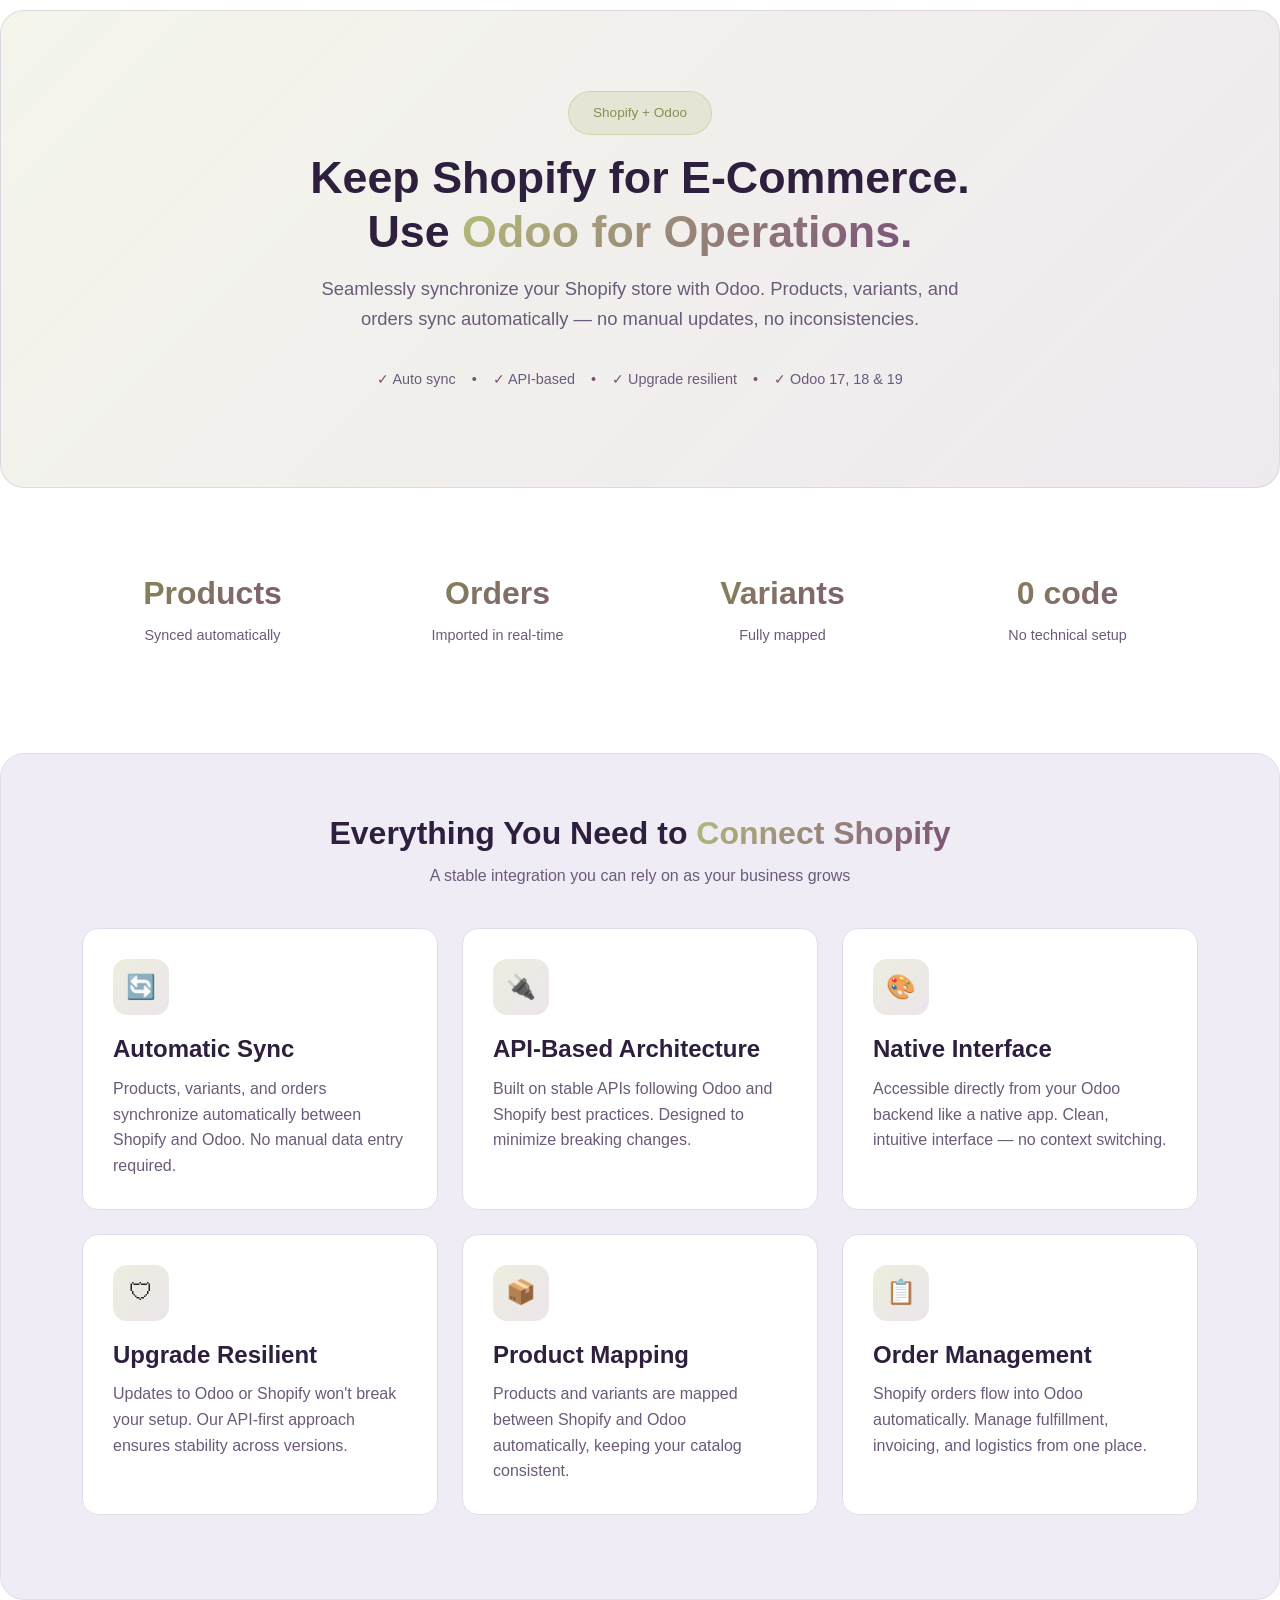
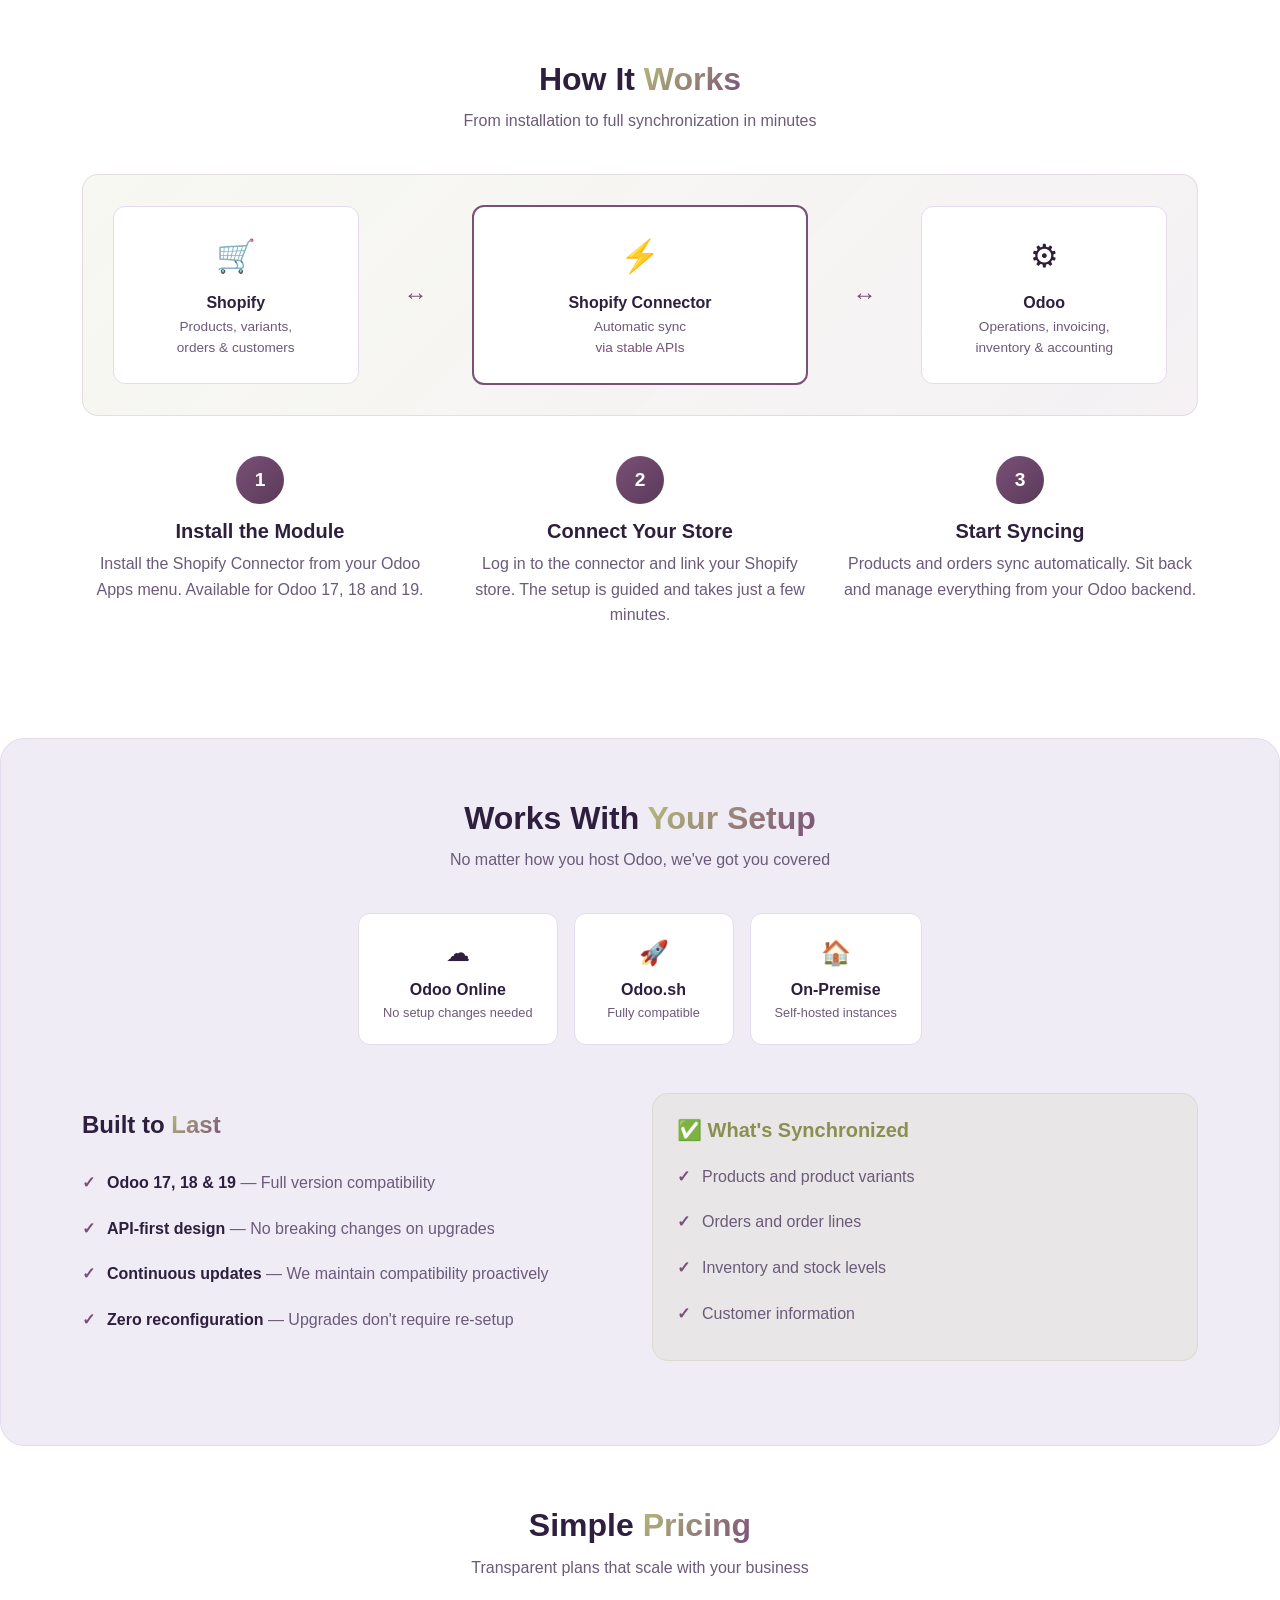
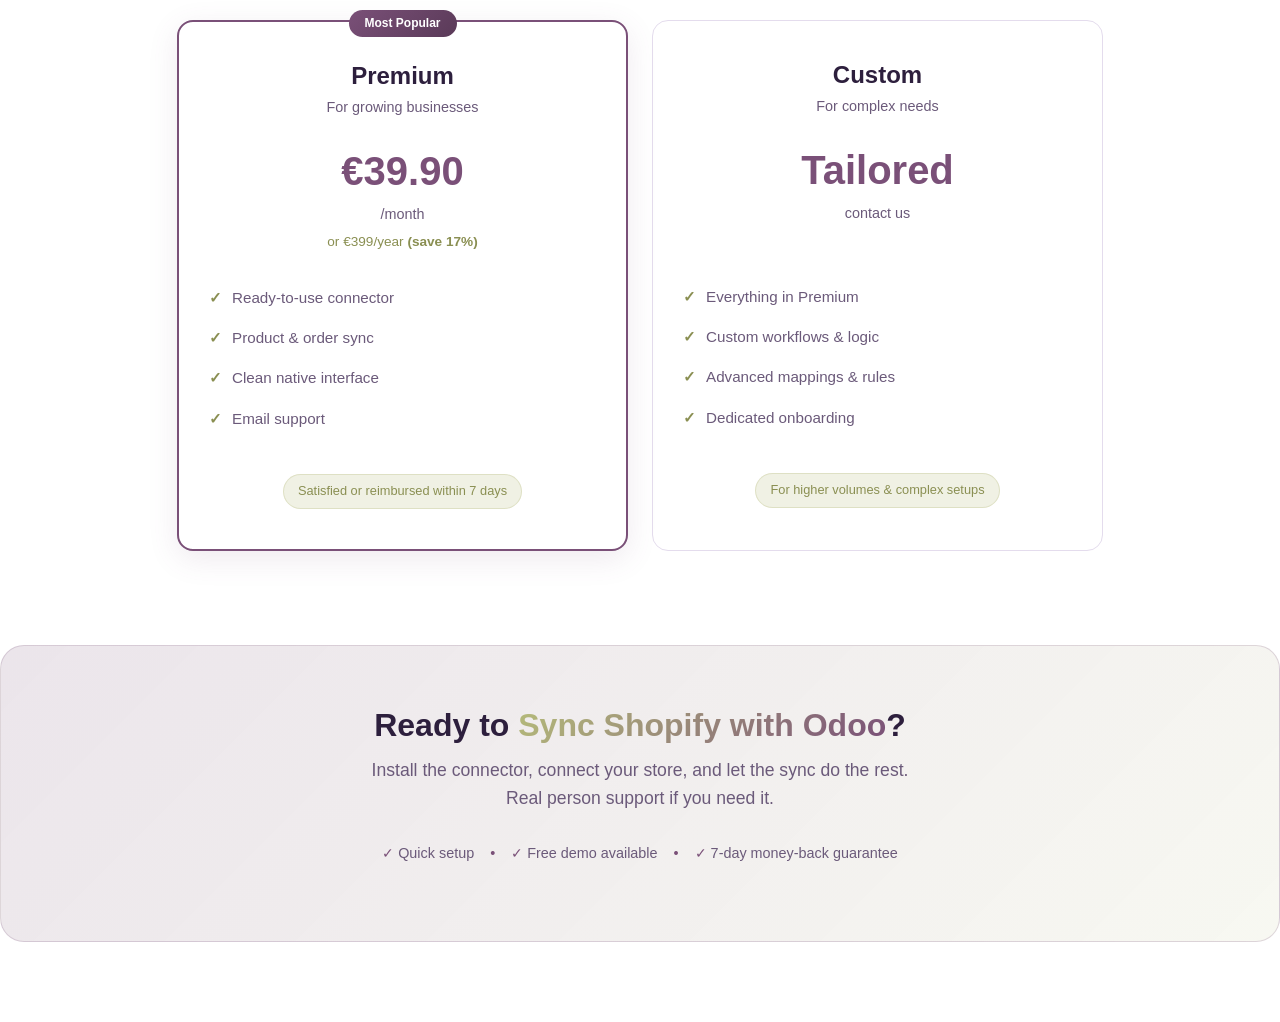
<file: shopify_connector_extenction/static/description/index.html>
<!DOCTYPE html>
<html lang="en">
<head>
    <meta charset="utf-8">
    <meta name="viewport" content="width=device-width, initial-scale=1">
    <title>Shopify Connector — Sync Shopify with Odoo</title>
    <link href="https://cdn.jsdelivr.net/npm/bootstrap@5.3.2/dist/css/bootstrap.min.css" rel="stylesheet">
</head>
<body style="font-family: -apple-system, BlinkMacSystemFont, 'Segoe UI', Roboto, Oxygen, Ubuntu, Cantarell, sans-serif; color: #2d1f3d; line-height: 1.6; margin: 0; padding: 0;">

    <!-- Hero Section -->
    <section style="background: linear-gradient(135deg, rgba(181,187,122,0.15) 0%, rgba(122,80,120,0.12) 100%); border: 1px solid rgba(122,80,120,0.15); padding: 80px 20px; border-radius: 24px; margin-top: 10px; text-align: center; overflow: hidden; position: relative;">
        <div style="position: relative; z-index: 1;">
            <div>
                <span style="font-size: 0.85rem; padding: 10px 24px; background-color: rgba(181,187,122,0.2); border: 1px solid rgba(181,187,122,0.4); border-radius: 50px; display: inline-block; font-weight: 500; color: #8a8f52; margin-bottom: 16px;">
                    Shopify + Odoo
                </span>
            </div>
            <h1 style="font-size: 2.8rem; font-weight: 800; margin-bottom: 16px; color: #2d1f3d;">
                Keep Shopify for E-Commerce.<br/>Use <span style="background: linear-gradient(135deg, #b5bb7a 0%, #7a5078 100%); -webkit-background-clip: text; -webkit-text-fill-color: transparent; background-clip: text;">Odoo for Operations.</span>
            </h1>
            <p style="font-size: 1.15rem; max-width: 650px; margin: 0 auto; color: #6b5a7a;">
                Seamlessly synchronize your Shopify store with Odoo. Products, variants, and orders sync automatically
                — no manual updates, no inconsistencies.
            </p>
            <div style="margin-top: 35px; font-size: 0.9rem; color: #6b5a7a;">
                <p>
                    <span style="color: #7a5078;">&#10003;</span> Auto sync &nbsp;&nbsp;
                    <span style="color: #7a5078;">&#8226;</span> &nbsp;&nbsp;
                    <span style="color: #7a5078;">&#10003;</span> API-based &nbsp;&nbsp;
                    <span style="color: #7a5078;">&#8226;</span> &nbsp;&nbsp;
                    <span style="color: #7a5078;">&#10003;</span> Upgrade resilient &nbsp;&nbsp;
                    <span style="color: #7a5078;">&#8226;</span> &nbsp;&nbsp;
                    <span style="color: #7a5078;">&#10003;</span> Odoo 17, 18 &amp; 19
                </p>
            </div>
        </div>
    </section>

    <!-- Stats Section -->
    <section style="padding: 60px 20px;">
        <div class="container">
            <div class="row text-center">
                <div class="col-md-3 col-sm-6 mb-3">
                    <div style="padding: 20px;">
                        <div style="font-size: 2rem; font-weight: 800; background: linear-gradient(135deg, #8a8f52 0%, #7a5078 100%); -webkit-background-clip: text; -webkit-text-fill-color: transparent; background-clip: text;">Products</div>
                        <div style="color: #6b5a7a; font-size: 0.9rem; margin-top: 5px;">Synced automatically</div>
                    </div>
                </div>
                <div class="col-md-3 col-sm-6 mb-3">
                    <div style="padding: 20px;">
                        <div style="font-size: 2rem; font-weight: 800; background: linear-gradient(135deg, #8a8f52 0%, #7a5078 100%); -webkit-background-clip: text; -webkit-text-fill-color: transparent; background-clip: text;">Orders</div>
                        <div style="color: #6b5a7a; font-size: 0.9rem; margin-top: 5px;">Imported in real-time</div>
                    </div>
                </div>
                <div class="col-md-3 col-sm-6 mb-3">
                    <div style="padding: 20px;">
                        <div style="font-size: 2rem; font-weight: 800; background: linear-gradient(135deg, #8a8f52 0%, #7a5078 100%); -webkit-background-clip: text; -webkit-text-fill-color: transparent; background-clip: text;">Variants</div>
                        <div style="color: #6b5a7a; font-size: 0.9rem; margin-top: 5px;">Fully mapped</div>
                    </div>
                </div>
                <div class="col-md-3 col-sm-6 mb-3">
                    <div style="padding: 20px;">
                        <div style="font-size: 2rem; font-weight: 800; background: linear-gradient(135deg, #8a8f52 0%, #7a5078 100%); -webkit-background-clip: text; -webkit-text-fill-color: transparent; background-clip: text;">0 code</div>
                        <div style="color: #6b5a7a; font-size: 0.9rem; margin-top: 5px;">No technical setup</div>
                    </div>
                </div>
            </div>
        </div>
    </section>

    <!-- Features Section -->
    <section style="background-color: #f0ecf5; padding: 60px 30px; border-radius: 24px; margin-top: 10px; border: 1px solid #e4dced;">
        <div class="container">
            <h2 style="font-size: 2rem; font-weight: 700; margin-bottom: 10px; color: #2d1f3d; text-align: center;">
                Everything You Need to <span style="background: linear-gradient(135deg, #b5bb7a 0%, #7a5078 100%); -webkit-background-clip: text; -webkit-text-fill-color: transparent; background-clip: text;">Connect Shopify</span>
            </h2>
            <p style="color: #6b5a7a; max-width: 600px; margin: 0 auto 40px; text-align: center;">
                A stable integration you can rely on as your business grows
            </p>

            <div class="row">
                <div class="col-md-4 mb-4">
                    <div class="card h-100" style="border-radius: 16px; border: 1px solid #e4dced; background: #ffffff; padding: 30px;">
                        <div style="width: 56px; height: 56px; border-radius: 14px; background: linear-gradient(135deg, rgba(181,187,122,0.25) 0%, rgba(122,80,120,0.15) 100%); display: flex; align-items: center; justify-content: center; margin-bottom: 20px; font-size: 1.5rem;">&#128260;</div>
                        <h4 style="font-weight: 600; margin-bottom: 12px; color: #2d1f3d;">Automatic Sync</h4>
                        <p style="color: #6b5a7a; margin-bottom: 0;">
                            Products, variants, and orders synchronize automatically between Shopify and Odoo. No manual data entry required.
                        </p>
                    </div>
                </div>
                <div class="col-md-4 mb-4">
                    <div class="card h-100" style="border-radius: 16px; border: 1px solid #e4dced; background: #ffffff; padding: 30px;">
                        <div style="width: 56px; height: 56px; border-radius: 14px; background: linear-gradient(135deg, rgba(181,187,122,0.25) 0%, rgba(122,80,120,0.15) 100%); display: flex; align-items: center; justify-content: center; margin-bottom: 20px; font-size: 1.5rem;">&#128268;</div>
                        <h4 style="font-weight: 600; margin-bottom: 12px; color: #2d1f3d;">API-Based Architecture</h4>
                        <p style="color: #6b5a7a; margin-bottom: 0;">
                            Built on stable APIs following Odoo and Shopify best practices. Designed to minimize breaking changes.
                        </p>
                    </div>
                </div>
                <div class="col-md-4 mb-4">
                    <div class="card h-100" style="border-radius: 16px; border: 1px solid #e4dced; background: #ffffff; padding: 30px;">
                        <div style="width: 56px; height: 56px; border-radius: 14px; background: linear-gradient(135deg, rgba(181,187,122,0.25) 0%, rgba(122,80,120,0.15) 100%); display: flex; align-items: center; justify-content: center; margin-bottom: 20px; font-size: 1.5rem;">&#127912;</div>
                        <h4 style="font-weight: 600; margin-bottom: 12px; color: #2d1f3d;">Native Interface</h4>
                        <p style="color: #6b5a7a; margin-bottom: 0;">
                            Accessible directly from your Odoo backend like a native app. Clean, intuitive interface — no context switching.
                        </p>
                    </div>
                </div>
                <div class="col-md-4 mb-4">
                    <div class="card h-100" style="border-radius: 16px; border: 1px solid #e4dced; background: #ffffff; padding: 30px;">
                        <div style="width: 56px; height: 56px; border-radius: 14px; background: linear-gradient(135deg, rgba(181,187,122,0.25) 0%, rgba(122,80,120,0.15) 100%); display: flex; align-items: center; justify-content: center; margin-bottom: 20px; font-size: 1.5rem;">&#128737;</div>
                        <h4 style="font-weight: 600; margin-bottom: 12px; color: #2d1f3d;">Upgrade Resilient</h4>
                        <p style="color: #6b5a7a; margin-bottom: 0;">
                            Updates to Odoo or Shopify won't break your setup. Our API-first approach ensures stability across versions.
                        </p>
                    </div>
                </div>
                <div class="col-md-4 mb-4">
                    <div class="card h-100" style="border-radius: 16px; border: 1px solid #e4dced; background: #ffffff; padding: 30px;">
                        <div style="width: 56px; height: 56px; border-radius: 14px; background: linear-gradient(135deg, rgba(181,187,122,0.25) 0%, rgba(122,80,120,0.15) 100%); display: flex; align-items: center; justify-content: center; margin-bottom: 20px; font-size: 1.5rem;">&#128230;</div>
                        <h4 style="font-weight: 600; margin-bottom: 12px; color: #2d1f3d;">Product Mapping</h4>
                        <p style="color: #6b5a7a; margin-bottom: 0;">
                            Products and variants are mapped between Shopify and Odoo automatically, keeping your catalog consistent.
                        </p>
                    </div>
                </div>
                <div class="col-md-4 mb-4">
                    <div class="card h-100" style="border-radius: 16px; border: 1px solid #e4dced; background: #ffffff; padding: 30px;">
                        <div style="width: 56px; height: 56px; border-radius: 14px; background: linear-gradient(135deg, rgba(181,187,122,0.25) 0%, rgba(122,80,120,0.15) 100%); display: flex; align-items: center; justify-content: center; margin-bottom: 20px; font-size: 1.5rem;">&#128203;</div>
                        <h4 style="font-weight: 600; margin-bottom: 12px; color: #2d1f3d;">Order Management</h4>
                        <p style="color: #6b5a7a; margin-bottom: 0;">
                            Shopify orders flow into Odoo automatically. Manage fulfillment, invoicing, and logistics from one place.
                        </p>
                    </div>
                </div>
            </div>
        </div>
    </section>

    <!-- How It Works Section -->
    <section style="padding: 60px 20px;">
        <div class="container">
            <h2 style="font-size: 2rem; font-weight: 700; margin-bottom: 10px; color: #2d1f3d; text-align: center;">
                How It <span style="background: linear-gradient(135deg, #b5bb7a 0%, #7a5078 100%); -webkit-background-clip: text; -webkit-text-fill-color: transparent; background-clip: text;">Works</span>
            </h2>
            <p style="color: #6b5a7a; max-width: 600px; margin: 0 auto 40px; text-align: center;">
                From installation to full synchronization in minutes
            </p>

            <div style="background: linear-gradient(135deg, rgba(181,187,122,0.1) 0%, rgba(122,80,120,0.08) 100%); border: 1px solid rgba(122,80,120,0.15); border-radius: 16px; padding: 30px; margin-bottom: 40px;">
                <div class="row align-items-center text-center">
                    <div class="col-md-3 col-sm-12 mb-3 mb-md-0">
                        <div style="background: #ffffff; border: 1px solid #e4dced; border-radius: 12px; padding: 24px;">
                            <div style="font-size: 2rem; margin-bottom: 8px;">&#128722;</div>
                            <strong style="color: #2d1f3d;">Shopify</strong>
                            <p style="color: #6b5a7a; font-size: 0.85rem; margin-bottom: 0;">
                                Products, variants,<br>orders &amp; customers
                            </p>
                        </div>
                    </div>
                    <div class="col-md-1 col-sm-12 mb-3 mb-md-0">
                        <span style="color: #7a5078; font-size: 1.5rem; font-weight: bold;">&#8596;</span>
                    </div>
                    <div class="col-md-4 col-sm-12 mb-3 mb-md-0">
                        <div style="background: #ffffff; border: 2px solid #7a5078; border-radius: 12px; padding: 24px;">
                            <div style="font-size: 2rem; margin-bottom: 8px;">&#9889;</div>
                            <strong style="color: #2d1f3d;">Shopify Connector</strong>
                            <p style="color: #6b5a7a; font-size: 0.85rem; margin-bottom: 0;">
                                Automatic sync<br>
                                <span style="color: #7a5078;">via stable APIs</span>
                            </p>
                        </div>
                    </div>
                    <div class="col-md-1 col-sm-12 mb-3 mb-md-0">
                        <span style="color: #7a5078; font-size: 1.5rem; font-weight: bold;">&#8596;</span>
                    </div>
                    <div class="col-md-3 col-sm-12">
                        <div style="background: #ffffff; border: 1px solid #e4dced; border-radius: 12px; padding: 24px;">
                            <div style="font-size: 2rem; margin-bottom: 8px;">&#9881;</div>
                            <strong style="color: #2d1f3d;">Odoo</strong>
                            <p style="color: #6b5a7a; font-size: 0.85rem; margin-bottom: 0;">
                                Operations, invoicing,<br>inventory &amp; accounting
                            </p>
                        </div>
                    </div>
                </div>
            </div>

            <div class="row text-center">
                <div class="col-md-4 mb-4">
                    <div style="width: 48px; height: 48px; border-radius: 50%; background: linear-gradient(135deg, #7a5078 0%, #5a3a58 100%); display: inline-flex; align-items: center; justify-content: center; font-weight: 700; font-size: 1.2rem; color: #fff; margin-bottom: 15px;">1</div>
                    <h5 style="font-weight: 600; color: #2d1f3d;">Install the Module</h5>
                    <p style="color: #6b5a7a;">
                        Install the Shopify Connector from your Odoo Apps menu. Available for Odoo 17, 18 and 19.
                    </p>
                </div>
                <div class="col-md-4 mb-4">
                    <div style="width: 48px; height: 48px; border-radius: 50%; background: linear-gradient(135deg, #7a5078 0%, #5a3a58 100%); display: inline-flex; align-items: center; justify-content: center; font-weight: 700; font-size: 1.2rem; color: #fff; margin-bottom: 15px;">2</div>
                    <h5 style="font-weight: 600; color: #2d1f3d;">Connect Your Store</h5>
                    <p style="color: #6b5a7a;">
                        Log in to the connector and link your Shopify store. The setup is guided and takes just a few minutes.
                    </p>
                </div>
                <div class="col-md-4 mb-4">
                    <div style="width: 48px; height: 48px; border-radius: 50%; background: linear-gradient(135deg, #7a5078 0%, #5a3a58 100%); display: inline-flex; align-items: center; justify-content: center; font-weight: 700; font-size: 1.2rem; color: #fff; margin-bottom: 15px;">3</div>
                    <h5 style="font-weight: 600; color: #2d1f3d;">Start Syncing</h5>
                    <p style="color: #6b5a7a;">
                        Products and orders sync automatically. Sit back and manage everything from your Odoo backend.
                    </p>
                </div>
            </div>
        </div>
    </section>

    <!-- Compatibility Section -->
    <section style="background-color: #f0ecf5; padding: 60px 30px; border-radius: 24px; margin-top: 10px; border: 1px solid #e4dced;">
        <div class="container">
            <h2 style="font-size: 2rem; font-weight: 700; margin-bottom: 10px; color: #2d1f3d; text-align: center;">
                Works With <span style="background: linear-gradient(135deg, #b5bb7a 0%, #7a5078 100%); -webkit-background-clip: text; -webkit-text-fill-color: transparent; background-clip: text;">Your Setup</span>
            </h2>
            <p style="color: #6b5a7a; max-width: 600px; margin: 0 auto 40px; text-align: center;">
                No matter how you host Odoo, we've got you covered
            </p>

            <div class="d-flex flex-wrap justify-content-center gap-3 mb-5">
                <div style="background: #ffffff; border: 1px solid #e4dced; border-radius: 12px; padding: 20px 24px; text-align: center; min-width: 160px;">
                    <div style="font-size: 1.5rem; margin-bottom: 8px;">&#9729;</div>
                    <h6 style="margin: 0 0 4px; font-weight: 600; color: #2d1f3d;">Odoo Online</h6>
                    <p style="margin: 0; font-size: 0.8rem; color: #6b5a7a;">No setup changes needed</p>
                </div>
                <div style="background: #ffffff; border: 1px solid #e4dced; border-radius: 12px; padding: 20px 24px; text-align: center; min-width: 160px;">
                    <div style="font-size: 1.5rem; margin-bottom: 8px;">&#128640;</div>
                    <h6 style="margin: 0 0 4px; font-weight: 600; color: #2d1f3d;">Odoo.sh</h6>
                    <p style="margin: 0; font-size: 0.8rem; color: #6b5a7a;">Fully compatible</p>
                </div>
                <div style="background: #ffffff; border: 1px solid #e4dced; border-radius: 12px; padding: 20px 24px; text-align: center; min-width: 160px;">
                    <div style="font-size: 1.5rem; margin-bottom: 8px;">&#127968;</div>
                    <h6 style="margin: 0 0 4px; font-weight: 600; color: #2d1f3d;">On-Premise</h6>
                    <p style="margin: 0; font-size: 0.8rem; color: #6b5a7a;">Self-hosted instances</p>
                </div>
            </div>

            <div class="row align-items-center">
                <div class="col-md-6 mb-4">
                    <h4 style="font-weight: 700; margin-bottom: 20px; color: #2d1f3d;">
                        Built to <span style="background: linear-gradient(135deg, #b5bb7a 0%, #7a5078 100%); -webkit-background-clip: text; -webkit-text-fill-color: transparent; background-clip: text;">Last</span>
                    </h4>
                    <ul style="list-style: none; padding: 0; margin: 0;">
                        <li style="padding: 10px 0; color: #6b5a7a; display: flex; align-items: flex-start; gap: 12px;">
                            <span style="color: #7a5078; font-weight: bold; flex-shrink: 0;">&#10003;</span>
                            <span><strong style="color: #2d1f3d;">Odoo 17, 18 &amp; 19</strong> — Full version compatibility</span>
                        </li>
                        <li style="padding: 10px 0; color: #6b5a7a; display: flex; align-items: flex-start; gap: 12px;">
                            <span style="color: #7a5078; font-weight: bold; flex-shrink: 0;">&#10003;</span>
                            <span><strong style="color: #2d1f3d;">API-first design</strong> — No breaking changes on upgrades</span>
                        </li>
                        <li style="padding: 10px 0; color: #6b5a7a; display: flex; align-items: flex-start; gap: 12px;">
                            <span style="color: #7a5078; font-weight: bold; flex-shrink: 0;">&#10003;</span>
                            <span><strong style="color: #2d1f3d;">Continuous updates</strong> — We maintain compatibility proactively</span>
                        </li>
                        <li style="padding: 10px 0; color: #6b5a7a; display: flex; align-items: flex-start; gap: 12px;">
                            <span style="color: #7a5078; font-weight: bold; flex-shrink: 0;">&#10003;</span>
                            <span><strong style="color: #2d1f3d;">Zero reconfiguration</strong> — Upgrades don't require re-setup</span>
                        </li>
                    </ul>
                </div>
                <div class="col-md-6 mb-4">
                    <div style="background: rgba(181,187,122,0.12); border: 1px solid rgba(181,187,122,0.25); border-radius: 16px; padding: 24px;">
                        <h5 style="color: #8a8f52; font-weight: 600; margin-bottom: 12px;">&#9989; What's Synchronized</h5>
                        <ul style="list-style: none; padding: 0; margin: 0;">
                            <li style="padding: 10px 0; color: #6b5a7a; display: flex; align-items: flex-start; gap: 12px;">
                                <span style="color: #7a5078; font-weight: bold; flex-shrink: 0;">&#10003;</span>
                                Products and product variants
                            </li>
                            <li style="padding: 10px 0; color: #6b5a7a; display: flex; align-items: flex-start; gap: 12px;">
                                <span style="color: #7a5078; font-weight: bold; flex-shrink: 0;">&#10003;</span>
                                Orders and order lines
                            </li>
                            <li style="padding: 10px 0; color: #6b5a7a; display: flex; align-items: flex-start; gap: 12px;">
                                <span style="color: #7a5078; font-weight: bold; flex-shrink: 0;">&#10003;</span>
                                Inventory and stock levels
                            </li>
                            <li style="padding: 10px 0; color: #6b5a7a; display: flex; align-items: flex-start; gap: 12px;">
                                <span style="color: #7a5078; font-weight: bold; flex-shrink: 0;">&#10003;</span>
                                Customer information
                            </li>
                        </ul>
                    </div>
                </div>
            </div>
        </div>
    </section>

    <!-- Pricing Section -->
    <section style="padding: 60px 20px;">
        <div class="container">
            <h2 style="font-size: 2rem; font-weight: 700; margin-bottom: 10px; color: #2d1f3d; text-align: center;">
                Simple <span style="background: linear-gradient(135deg, #b5bb7a 0%, #7a5078 100%); -webkit-background-clip: text; -webkit-text-fill-color: transparent; background-clip: text;">Pricing</span>
            </h2>
            <p style="color: #6b5a7a; max-width: 600px; margin: 0 auto 40px; text-align: center;">
                Transparent plans that scale with your business
            </p>

            <div class="row justify-content-center">
                <div class="col-md-5 col-sm-6 mb-4">
                    <div style="border-radius: 16px; border: 2px solid #7a5078; background: #ffffff; padding: 40px 30px; text-align: center; height: 100%; box-shadow: 0 8px 30px rgba(122,80,120,0.12); position: relative;">
                        <span style="position: absolute; top: -12px; left: 50%; transform: translateX(-50%); background: linear-gradient(135deg, #7a5078 0%, #5a3a58 100%); color: #fff; font-size: 0.75rem; font-weight: 600; padding: 4px 16px; border-radius: 20px;">Most Popular</span>
                        <h4 style="font-weight: 700; margin-bottom: 5px; color: #2d1f3d;">Premium</h4>
                        <p style="color: #6b5a7a; font-size: 0.9rem; margin-bottom: 20px;">For growing businesses</p>
                        <div style="font-size: 2.5rem; font-weight: 800; color: #7a5078;">&euro;39.90</div>
                        <div style="color: #6b5a7a; font-size: 0.9rem;">/month</div>
                        <p style="color: #8a8f52; font-size: 0.85rem; margin-top: 5px;">
                            or &euro;399/year <strong>(save 17%)</strong>
                        </p>
                        <ul style="list-style: none; padding: 0; text-align: left; margin: 25px 0;">
                            <li style="padding: 8px 0; color: #6b5a7a; display: flex; align-items: center; gap: 10px; font-size: 0.95rem;">
                                <span style="color: #8a8f52; font-weight: bold; flex-shrink: 0;">&#10003;</span>
                                Ready-to-use connector
                            </li>
                            <li style="padding: 8px 0; color: #6b5a7a; display: flex; align-items: center; gap: 10px; font-size: 0.95rem;">
                                <span style="color: #8a8f52; font-weight: bold; flex-shrink: 0;">&#10003;</span>
                                Product &amp; order sync
                            </li>
                            <li style="padding: 8px 0; color: #6b5a7a; display: flex; align-items: center; gap: 10px; font-size: 0.95rem;">
                                <span style="color: #8a8f52; font-weight: bold; flex-shrink: 0;">&#10003;</span>
                                Clean native interface
                            </li>
                            <li style="padding: 8px 0; color: #6b5a7a; display: flex; align-items: center; gap: 10px; font-size: 0.95rem;">
                                <span style="color: #8a8f52; font-weight: bold; flex-shrink: 0;">&#10003;</span>
                                Email support
                            </li>
                        </ul>
                        <span style="display: inline-block; background: rgba(181,187,122,0.2); border: 1px solid rgba(181,187,122,0.3); color: #8a8f52; font-size: 0.8rem; font-weight: 500; padding: 6px 14px; border-radius: 20px; margin-top: 10px;">Satisfied or reimbursed within 7 days</span>
                    </div>
                </div>
                <div class="col-md-5 col-sm-6 mb-4">
                    <div style="border-radius: 16px; border: 1px solid #e4dced; background: #ffffff; padding: 40px 30px; text-align: center; height: 100%;">
                        <h4 style="font-weight: 700; margin-bottom: 5px; color: #2d1f3d;">Custom</h4>
                        <p style="color: #6b5a7a; font-size: 0.9rem; margin-bottom: 20px;">For complex needs</p>
                        <div style="font-size: 2.5rem; font-weight: 800; color: #7a5078;">Tailored</div>
                        <div style="color: #6b5a7a; font-size: 0.9rem;">contact us</div>
                        <p style="color: #8a8f52; font-size: 0.85rem; margin-top: 5px;">&nbsp;</p>
                        <ul style="list-style: none; padding: 0; text-align: left; margin: 25px 0;">
                            <li style="padding: 8px 0; color: #6b5a7a; display: flex; align-items: center; gap: 10px; font-size: 0.95rem;">
                                <span style="color: #8a8f52; font-weight: bold; flex-shrink: 0;">&#10003;</span>
                                Everything in Premium
                            </li>
                            <li style="padding: 8px 0; color: #6b5a7a; display: flex; align-items: center; gap: 10px; font-size: 0.95rem;">
                                <span style="color: #8a8f52; font-weight: bold; flex-shrink: 0;">&#10003;</span>
                                Custom workflows &amp; logic
                            </li>
                            <li style="padding: 8px 0; color: #6b5a7a; display: flex; align-items: center; gap: 10px; font-size: 0.95rem;">
                                <span style="color: #8a8f52; font-weight: bold; flex-shrink: 0;">&#10003;</span>
                                Advanced mappings &amp; rules
                            </li>
                            <li style="padding: 8px 0; color: #6b5a7a; display: flex; align-items: center; gap: 10px; font-size: 0.95rem;">
                                <span style="color: #8a8f52; font-weight: bold; flex-shrink: 0;">&#10003;</span>
                                Dedicated onboarding
                            </li>
                        </ul>
                        <span style="display: inline-block; background: rgba(181,187,122,0.2); border: 1px solid rgba(181,187,122,0.3); color: #8a8f52; font-size: 0.8rem; font-weight: 500; padding: 6px 14px; border-radius: 20px; margin-top: 10px;">For higher volumes &amp; complex setups</span>
                    </div>
                </div>
            </div>
        </div>
    </section>

    <!-- CTA Section -->
    <section style="background: linear-gradient(135deg, rgba(122,80,120,0.15) 0%, rgba(181,187,122,0.1) 100%); border: 1px solid rgba(122,80,120,0.2); padding: 60px 20px; border-radius: 24px; margin-top: 10px; text-align: center;">
        <h2 style="font-size: 2rem; font-weight: 700; margin-bottom: 12px; color: #2d1f3d;">
            Ready to <span style="background: linear-gradient(135deg, #b5bb7a 0%, #7a5078 100%); -webkit-background-clip: text; -webkit-text-fill-color: transparent; background-clip: text;">Sync Shopify with Odoo</span>?
        </h2>
        <p style="font-size: 1.1rem; color: #6b5a7a; max-width: 550px; margin: 0 auto 16px;">
            Install the connector, connect your store, and let the sync do the rest.
            Real person support if you need it.
        </p>
        <div style="margin-top: 30px; font-size: 0.9rem; color: #6b5a7a;">
            <p>
                <span style="color: #7a5078;">&#10003;</span> Quick setup &nbsp;&nbsp;
                <span style="color: #7a5078;">&#8226;</span> &nbsp;&nbsp;
                <span style="color: #7a5078;">&#10003;</span> Free demo available &nbsp;&nbsp;
                <span style="color: #7a5078;">&#8226;</span> &nbsp;&nbsp;
                <span style="color: #7a5078;">&#10003;</span> 7-day money-back guarantee
            </p>
        </div>
    </section>

    <!-- Footer -->
    <section style="text-align: center; padding: 40px 20px;">
        <div class="container">
        </div>
    </section>

</body>
</html>
</file>
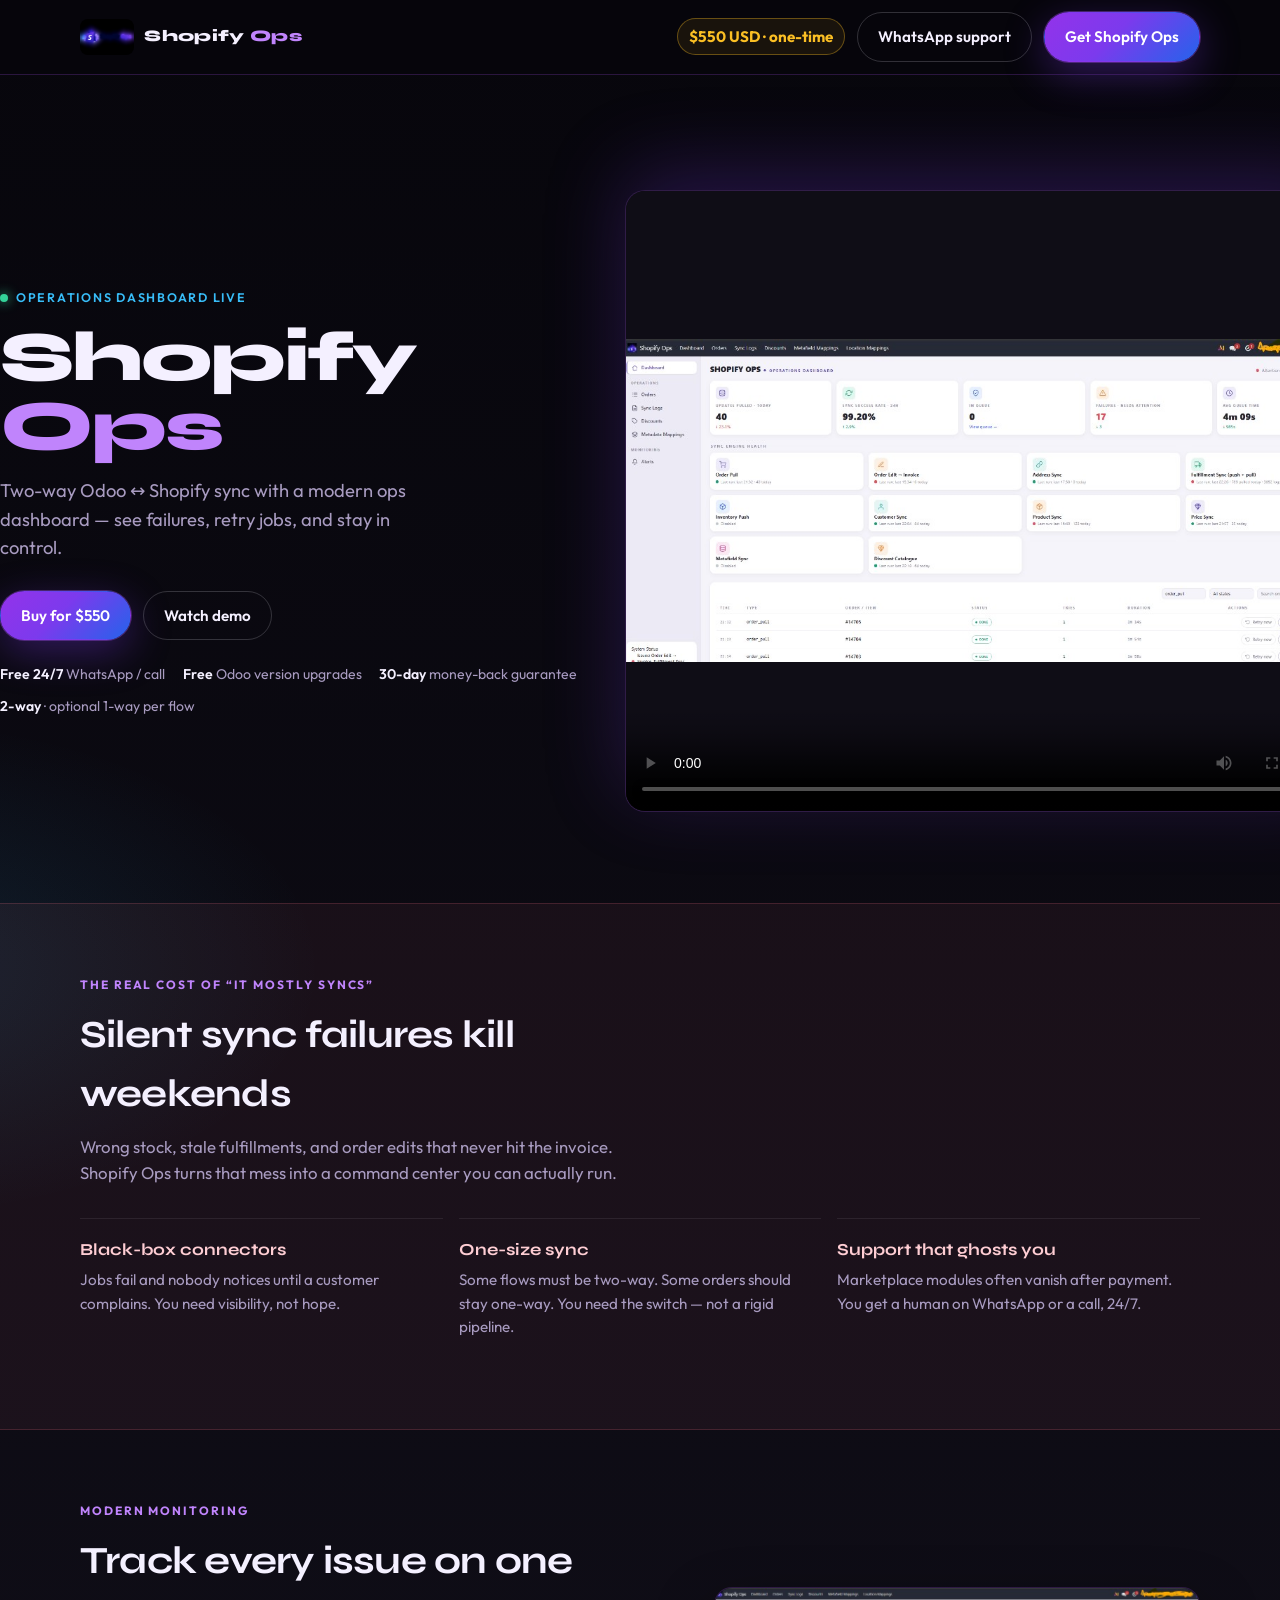
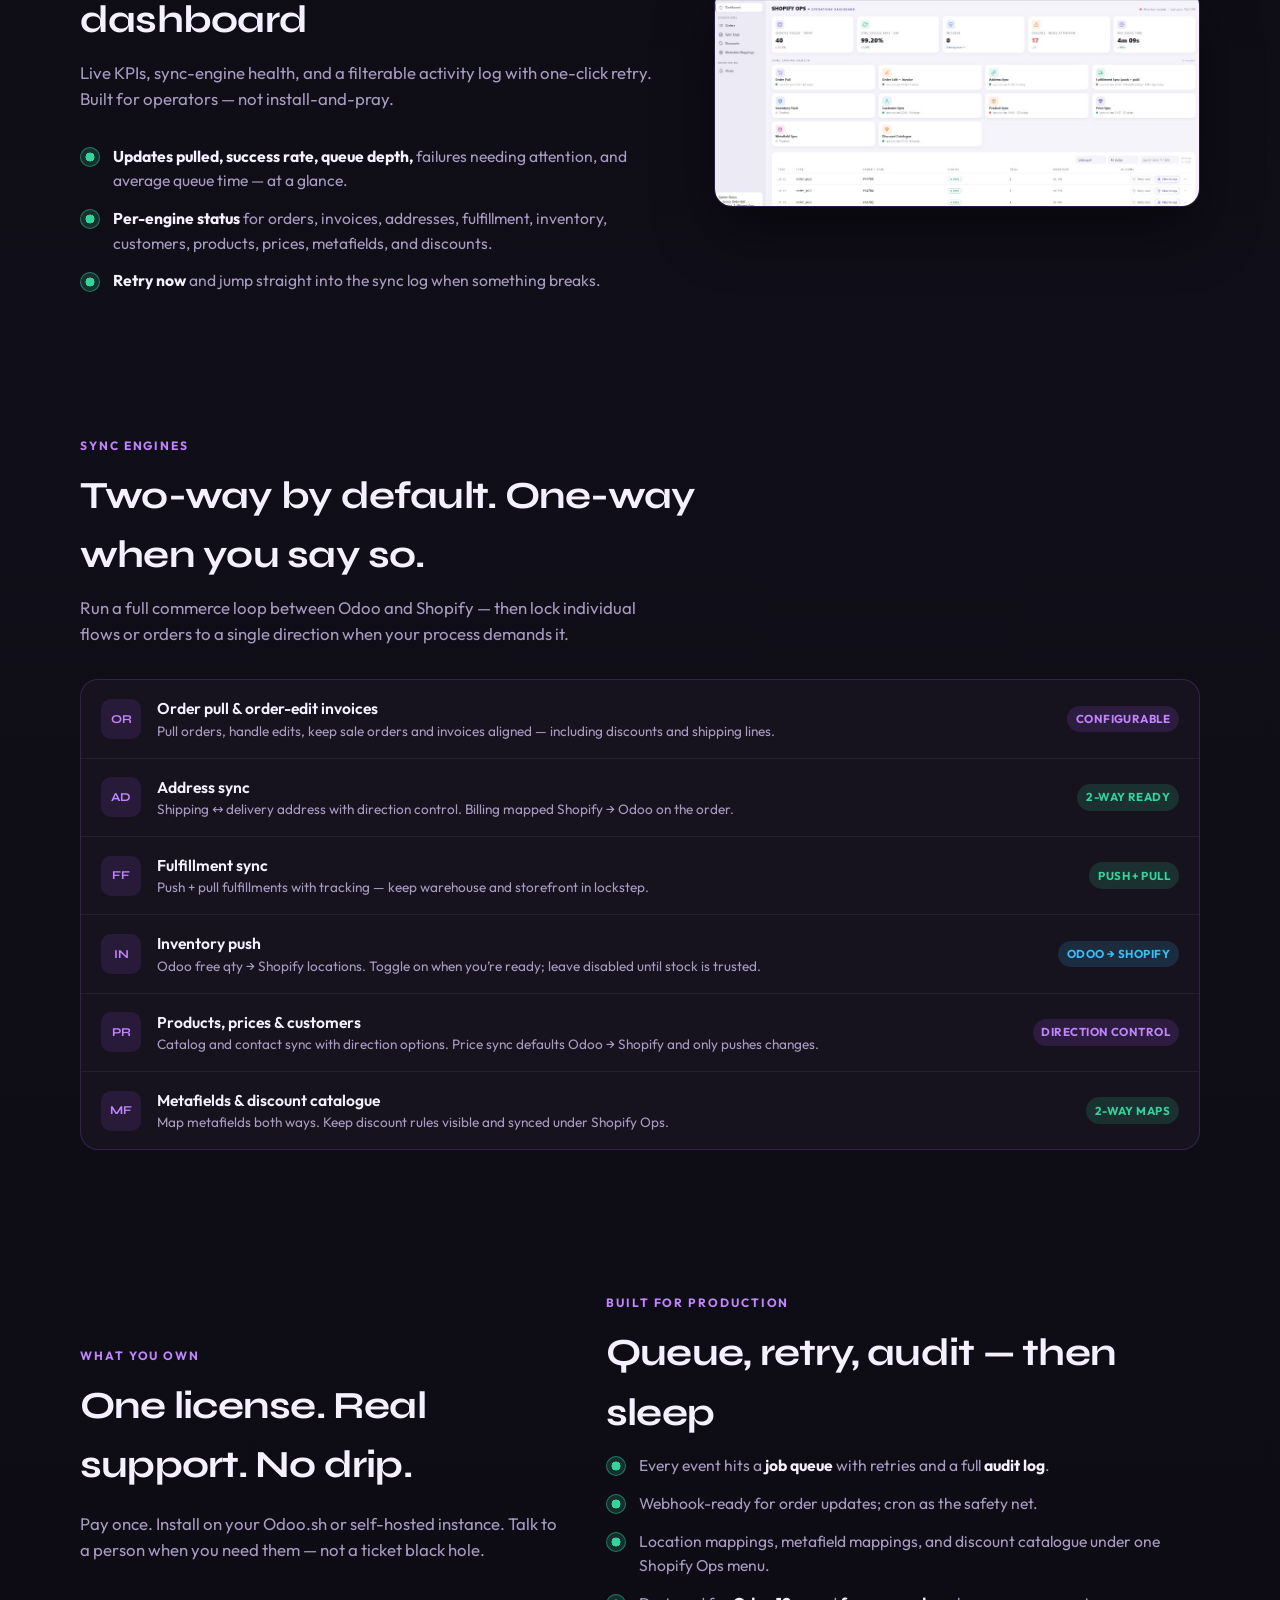
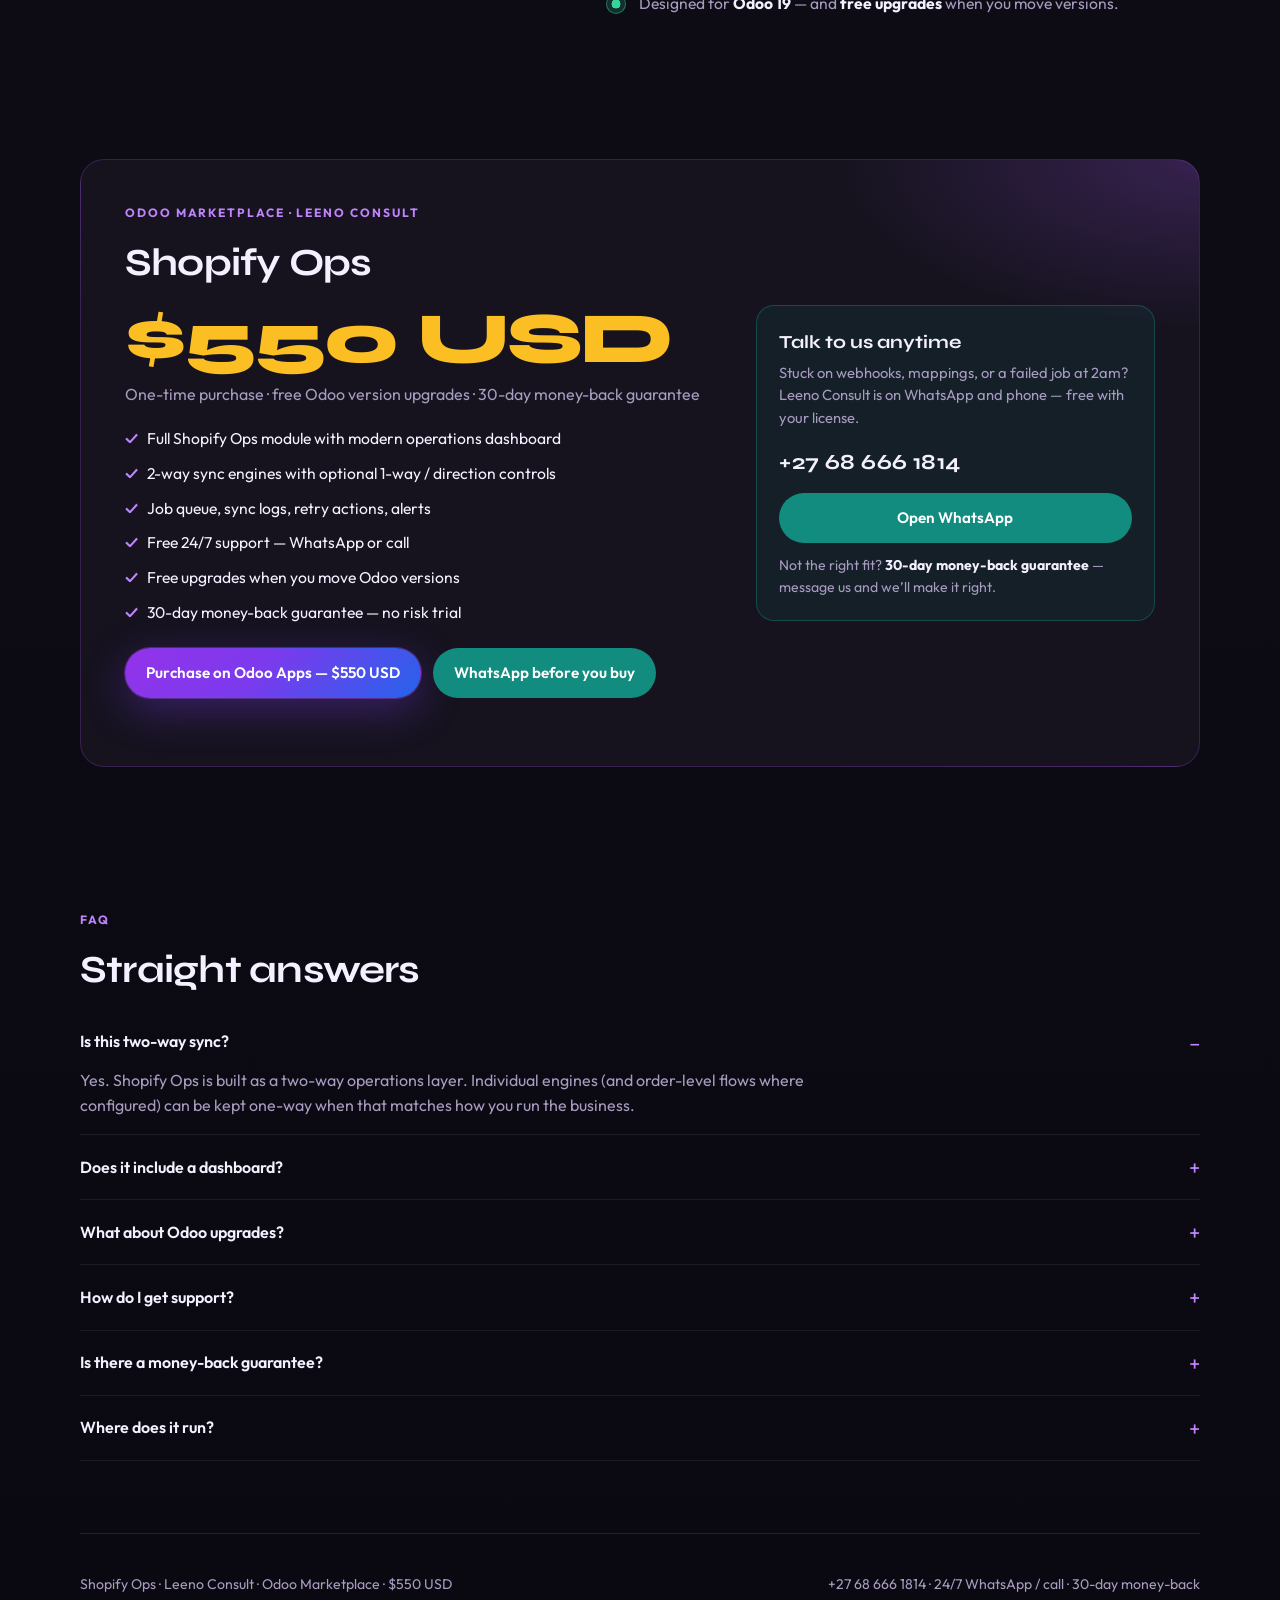
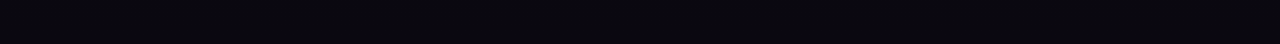
<file: shopify_order_ops/static/description/sales_landing.html>
<!DOCTYPE html>
<html lang="en">
<head>
  <meta charset="utf-8"/>
  <meta name="viewport" content="width=device-width, initial-scale=1"/>
  <title>Shopify Ops — Odoo ↔ Shopify Command Center</title>
  <meta name="description" content="Shopify Ops: two-way Odoo–Shopify sync with a modern ops dashboard, free 24/7 WhatsApp support, and free Odoo version upgrades. $550 one-time."/>
  <link rel="preconnect" href="https://fonts.googleapis.com"/>
  <link rel="preconnect" href="https://fonts.gstatic.com" crossorigin/>
  <link href="https://fonts.googleapis.com/css2?family=Syne:wght@600;700;800&family=Outfit:wght@400;500;600;700&display=swap" rel="stylesheet"/>
  <style>
    :root {
      --bg: #07060c;
      --bg-2: #100e18;
      --surface: #16131f;
      --line: rgba(168, 85, 247, 0.22);
      --text: #f4f0ff;
      --muted: #a89bc0;
      --violet: #a855f7;
      --violet-hot: #c084fc;
      --cyan: #38bdf8;
      --ok: #34d399;
      --warn: #fb7185;
      --price: #fbbf24;
      --radius: 18px;
      --font-display: "Syne", system-ui, sans-serif;
      --font-body: "Outfit", system-ui, sans-serif;
    }

    * { box-sizing: border-box; margin: 0; padding: 0; }
    html { scroll-behavior: smooth; }
    body {
      font-family: var(--font-body);
      color: var(--text);
      background:
        radial-gradient(1200px 600px at 80% -10%, rgba(168, 85, 247, 0.28), transparent 55%),
        radial-gradient(900px 500px at -10% 20%, rgba(56, 189, 248, 0.12), transparent 50%),
        linear-gradient(180deg, var(--bg) 0%, var(--bg-2) 40%, #0a0810 100%);
      line-height: 1.55;
      -webkit-font-smoothing: antialiased;
    }
    img { max-width: 100%; display: block; }
    a { color: inherit; text-decoration: none; }
    .wrap { width: min(1120px, calc(100% - 2rem)); margin: 0 auto; }

    .buybar {
      position: sticky; top: 0; z-index: 50;
      backdrop-filter: blur(14px);
      background: rgba(7, 6, 12, 0.78);
      border-bottom: 1px solid var(--line);
    }
    .buybar-inner {
      display: flex; align-items: center; justify-content: space-between;
      gap: 1rem; padding: 0.75rem 0;
    }
    .brand-mark {
      display: flex; align-items: center; gap: 0.65rem;
      font-family: var(--font-display); font-weight: 800; letter-spacing: 0.02em;
    }
    .brand-mark img { height: 36px; width: auto; border-radius: 8px; }
    .brand-mark span { font-size: 1rem; }
    .brand-mark em { font-style: normal; color: var(--violet-hot); }
    .buybar-actions { display: flex; align-items: center; gap: 0.75rem; flex-wrap: wrap; justify-content: flex-end; }
    .price-pill {
      font-weight: 700; font-size: 0.95rem;
      color: var(--price);
      padding: 0.35rem 0.7rem;
      border: 1px solid rgba(251, 191, 36, 0.35);
      border-radius: 999px;
      background: rgba(251, 191, 36, 0.08);
    }

    .btn {
      display: inline-flex; align-items: center; justify-content: center; gap: 0.45rem;
      font-family: var(--font-body); font-weight: 600; font-size: 0.95rem;
      padding: 0.75rem 1.25rem; border-radius: 999px; border: 1px solid transparent;
      cursor: pointer; transition: transform 0.2s ease, background 0.2s ease, border-color 0.2s ease;
    }
    .btn:hover { transform: translateY(-1px); }
    .btn-primary {
      background: linear-gradient(135deg, #9333ea, #7c3aed 45%, #2563eb);
      color: #fff;
      box-shadow: 0 0 0 1px rgba(168, 85, 247, 0.35), 0 12px 40px rgba(124, 58, 237, 0.35);
    }
    .btn-ghost {
      background: transparent; color: var(--text);
      border-color: rgba(244, 240, 255, 0.18);
    }
    .btn-ghost:hover { border-color: var(--violet-hot); }
    .btn-whatsapp { background: #128C7E; color: #fff; }

    .hero {
      position: relative;
      padding: 3.5rem 0 1rem;
      overflow: hidden;
    }
    .hero-grid {
      display: grid;
      gap: 2rem;
      align-items: end;
    }
    @media (min-width: 900px) {
      .hero { min-height: 92vh; display: flex; align-items: stretch; padding-top: 2.5rem; }
      .hero-grid {
        grid-template-columns: 0.95fr 1.05fr;
        align-items: center;
        width: 100%;
      }
    }
    .eyebrow {
      display: inline-flex; align-items: center; gap: 0.5rem;
      font-size: 0.78rem; font-weight: 600; letter-spacing: 0.14em; text-transform: uppercase;
      color: var(--cyan); margin-bottom: 1rem;
    }
    .eyebrow::before {
      content: ""; width: 8px; height: 8px; border-radius: 50%;
      background: var(--ok); box-shadow: 0 0 12px var(--ok);
      animation: pulse 2s ease-in-out infinite;
    }
    @keyframes pulse {
      0%, 100% { opacity: 1; transform: scale(1); }
      50% { opacity: 0.55; transform: scale(0.85); }
    }
    .hero h1 {
      font-family: var(--font-display);
      font-weight: 800;
      font-size: clamp(2.6rem, 6vw, 4.4rem);
      line-height: 0.98;
      letter-spacing: -0.03em;
      margin-bottom: 1rem;
    }
    .hero h1 .ops { color: var(--violet-hot); }
    .hero-lead {
      font-size: 1.15rem; color: var(--muted); max-width: 34ch; margin-bottom: 1.75rem;
    }
    .cta-row { display: flex; flex-wrap: wrap; gap: 0.75rem; margin-bottom: 1.5rem; }
    .trust-row {
      display: flex; flex-wrap: wrap; gap: 0.6rem 1.1rem;
      font-size: 0.88rem; color: var(--muted);
    }
    .trust-row strong { color: var(--text); font-weight: 600; }

    .hero-visual {
      position: relative;
      animation: rise 0.9s ease-out both;
    }
    @keyframes rise {
      from { opacity: 0; transform: translateY(28px); }
      to { opacity: 1; transform: translateY(0); }
    }
    .hero-shot {
      border-radius: 16px 16px 0 0;
      border: 1px solid var(--line);
      border-bottom: 0;
      overflow: hidden;
      background: #0f0d16;
      box-shadow: 0 -20px 80px rgba(124, 58, 237, 0.25);
    }
    .hero-shot img,
    .hero-shot video {
      width: 100%;
      height: auto;
      object-fit: contain;
      object-position: center;
      min-height: 240px;
      max-height: min(58vh, 520px);
      display: block;
      background: #0f0d16;
    }
    @media (min-width: 900px) {
      .hero-shot {
        border-radius: 20px 0 0 20px;
        border-right: 0;
        border-bottom: 1px solid var(--line);
        margin-right: calc(-1 * max(0px, (100vw - 1120px) / 2 - 1rem));
      }
      .hero-shot img,
      .hero-shot video {
        max-height: none;
        min-height: 360px;
        height: min(70vh, 620px);
        object-fit: contain;
      }
    }

    section { padding: 4.5rem 0; }
    .section-kicker {
      font-size: 0.75rem; font-weight: 700; letter-spacing: 0.16em; text-transform: uppercase;
      color: var(--violet-hot); margin-bottom: 0.65rem;
    }
    .section-title {
      font-family: var(--font-display); font-weight: 700;
      font-size: clamp(1.7rem, 3.2vw, 2.4rem);
      letter-spacing: -0.02em; margin-bottom: 0.65rem; max-width: 22ch;
    }
    .section-sub { color: var(--muted); max-width: 52ch; margin-bottom: 2rem; font-size: 1.05rem; }

    .pain {
      background: rgba(251, 113, 133, 0.06);
      border-top: 1px solid rgba(251, 113, 133, 0.18);
      border-bottom: 1px solid rgba(251, 113, 133, 0.18);
    }
    .pain-grid {
      display: grid; gap: 1rem;
      grid-template-columns: repeat(auto-fit, minmax(220px, 1fr));
    }
    .pain-item {
      padding: 1.1rem 0;
      border-top: 1px solid rgba(244, 240, 255, 0.08);
    }
    .pain-item h3 {
      font-family: var(--font-display); font-size: 1.05rem; margin-bottom: 0.35rem; color: #fecdd3;
    }
    .pain-item p { color: var(--muted); font-size: 0.95rem; }

    .engines {
      display: grid; gap: 0;
      border: 1px solid var(--line); border-radius: var(--radius); overflow: hidden;
      background: var(--surface);
    }
    .engine {
      display: grid; grid-template-columns: auto 1fr auto; gap: 1rem; align-items: center;
      padding: 1rem 1.25rem;
      border-bottom: 1px solid rgba(244, 240, 255, 0.06);
    }
    .engine:last-child { border-bottom: 0; }
    .engine-icon {
      width: 40px; height: 40px; border-radius: 10px;
      display: grid; place-items: center;
      background: rgba(168, 85, 247, 0.12);
      color: var(--violet-hot); font-weight: 700; font-size: 0.75rem;
      font-family: var(--font-display);
    }
    .engine h3 { font-size: 0.98rem; font-weight: 600; }
    .engine p { font-size: 0.85rem; color: var(--muted); }
    .badge {
      font-size: 0.72rem; font-weight: 700; letter-spacing: 0.04em; text-transform: uppercase;
      padding: 0.28rem 0.55rem; border-radius: 999px; white-space: nowrap;
    }
    .badge-2way { background: rgba(52, 211, 153, 0.15); color: var(--ok); }
    .badge-1way { background: rgba(56, 189, 248, 0.15); color: var(--cyan); }
    .badge-cfg { background: rgba(168, 85, 247, 0.15); color: var(--violet-hot); }

    .split {
      display: grid; gap: 2.5rem; align-items: center;
    }
    @media (min-width: 860px) {
      .split { grid-template-columns: 1.1fr 0.9fr; }
      .split.reverse { grid-template-columns: 0.9fr 1.1fr; }
      .split.reverse .copy { order: 2; }
    }
    .check-list { list-style: none; display: grid; gap: 0.85rem; }
    .check-list li {
      display: grid; grid-template-columns: 22px 1fr; gap: 0.7rem;
      color: var(--muted); font-size: 0.98rem;
    }
    .check-list li::before {
      content: ""; width: 18px; height: 18px; margin-top: 0.2rem; border-radius: 50%;
      background:
        radial-gradient(circle at center, var(--ok) 0 35%, transparent 36%),
        rgba(52, 211, 153, 0.18);
      border: 1px solid rgba(52, 211, 153, 0.45);
    }
    .check-list strong { color: var(--text); }

    .dash-frame {
      border-radius: var(--radius);
      border: 1px solid var(--line);
      overflow: hidden;
      background: #0c0a12;
      box-shadow: 0 24px 60px rgba(0, 0, 0, 0.45);
    }
    .dash-frame img { width: 100%; }

    .offer {
      border: 1px solid var(--line);
      border-radius: 24px;
      padding: clamp(1.5rem, 4vw, 2.75rem);
      background:
        radial-gradient(600px 280px at 100% 0%, rgba(168, 85, 247, 0.22), transparent 60%),
        var(--surface);
      display: grid; gap: 2rem;
    }
    @media (min-width: 800px) {
      .offer { grid-template-columns: 1.2fr 0.8fr; align-items: center; }
    }
    .price-block .amount {
      font-family: var(--font-display); font-weight: 800;
      font-size: clamp(3rem, 7vw, 4.5rem); letter-spacing: -0.04em;
      color: var(--price); line-height: 1;
    }
    .price-block .once { color: var(--muted); margin: 0.4rem 0 1.25rem; }
    .included { list-style: none; display: grid; gap: 0.65rem; margin-bottom: 1.5rem; }
    .included li {
      display: flex; gap: 0.55rem; align-items: flex-start;
      font-size: 0.98rem; color: var(--text);
    }
    .included li span { color: var(--violet-hot); font-weight: 700; }

    .support-card {
      border: 1px solid rgba(18, 140, 126, 0.4);
      background: rgba(18, 140, 126, 0.1);
      border-radius: 18px;
      padding: 1.35rem 1.4rem;
    }
    .support-card h3 {
      font-family: var(--font-display); font-size: 1.15rem; margin-bottom: 0.35rem;
    }
    .support-card p { color: var(--muted); font-size: 0.92rem; margin-bottom: 1rem; }
    .phone {
      font-family: var(--font-display); font-weight: 700; font-size: 1.35rem;
      letter-spacing: 0.02em; margin-bottom: 0.85rem;
    }

    .faq details {
      border-bottom: 1px solid rgba(244, 240, 255, 0.08);
      padding: 1rem 0;
    }
    .faq summary {
      cursor: pointer; font-weight: 600; list-style: none;
      display: flex; justify-content: space-between; gap: 1rem; align-items: center;
    }
    .faq summary::-webkit-details-marker { display: none; }
    .faq summary::after { content: "+"; color: var(--violet-hot); font-size: 1.3rem; font-weight: 400; }
    .faq details[open] summary::after { content: "–"; }
    .faq details p { color: var(--muted); margin-top: 0.65rem; max-width: 68ch; }

    footer {
      padding: 2.5rem 0 3rem;
      border-top: 1px solid var(--line);
      color: var(--muted); font-size: 0.88rem;
      display: flex; flex-wrap: wrap; gap: 1rem; justify-content: space-between;
    }

    .reveal {
      animation: rise 0.8s ease-out both;
    }

    @media (prefers-reduced-motion: reduce) {
      *, *::before, *::after {
        animation: none !important; transition: none !important;
      }
    }
  </style>
</head>
<body>
  <div class="buybar">
    <div class="wrap buybar-inner">
      <a class="brand-mark" href="#top">
        <img src="logo.png" alt="Shopify Ops"/>
        <span>Shopify <em>Ops</em></span>
      </a>
      <div class="buybar-actions">
        <span class="price-pill">$550 USD · one-time</span>
        <a class="btn btn-ghost" href="https://wa.me/27686661814" target="_blank" rel="noopener">WhatsApp support</a>
        <a class="btn btn-primary" href="#buy">Get Shopify Ops</a>
      </div>
    </div>
  </div>

  <header class="hero" id="top">
    <div class="wrap hero-grid">
      <div>
        <p class="eyebrow">Operations dashboard live</p>
        <h1>Shopify <span class="ops">Ops</span></h1>
        <p class="hero-lead">Two-way Odoo ↔ Shopify sync with a modern ops dashboard — see failures, retry jobs, and stay in control.</p>
        <div class="cta-row">
          <a class="btn btn-primary" href="#buy">Buy for $550</a>
          <a class="btn btn-ghost" href="#demo">Watch demo</a>
        </div>
        <div class="trust-row">
          <span><strong>Free 24/7</strong> WhatsApp / call</span>
          <span><strong>Free</strong> Odoo version upgrades</span>
          <span><strong>30-day</strong> money-back guarantee</span>
          <span><strong>2-way</strong> · optional 1-way per flow</span>
        </div>
      </div>
      <div class="hero-visual" id="demo">
        <div class="hero-shot">
          <video
            src="shopify.mp4"
            controls
            playsinline
            preload="metadata"
            poster="dashboard.png"
            title="Shopify Ops product demo">
            Your browser does not support the video tag.
          </video>
        </div>
      </div>
    </div>
  </header>

  <section class="pain">
    <div class="wrap">
      <p class="section-kicker">The real cost of “it mostly syncs”</p>
      <h2 class="section-title">Silent sync failures kill weekends</h2>
      <p class="section-sub">Wrong stock, stale fulfillments, and order edits that never hit the invoice. Shopify Ops turns that mess into a command center you can actually run.</p>
      <div class="pain-grid">
        <div class="pain-item">
          <h3>Black-box connectors</h3>
          <p>Jobs fail and nobody notices until a customer complains. You need visibility, not hope.</p>
        </div>
        <div class="pain-item">
          <h3>One-size sync</h3>
          <p>Some flows must be two-way. Some orders should stay one-way. You need the switch — not a rigid pipeline.</p>
        </div>
        <div class="pain-item">
          <h3>Support that ghosts you</h3>
          <p>Marketplace modules often vanish after payment. You get a human on WhatsApp or a call, 24/7.</p>
        </div>
      </div>
    </div>
  </section>

  <section id="dashboard">
    <div class="wrap split">
      <div class="copy">
        <p class="section-kicker">Modern monitoring</p>
        <h2 class="section-title">Track every issue on one dashboard</h2>
        <p class="section-sub">Live KPIs, sync-engine health, and a filterable activity log with one-click retry. Built for operators — not install-and-pray.</p>
        <ul class="check-list">
          <li><span><strong>Updates pulled, success rate, queue depth,</strong> failures needing attention, and average queue time — at a glance.</span></li>
          <li><span><strong>Per-engine status</strong> for orders, invoices, addresses, fulfillment, inventory, customers, products, prices, metafields, and discounts.</span></li>
          <li><span><strong>Retry now</strong> and jump straight into the sync log when something breaks.</span></li>
        </ul>
      </div>
      <div class="dash-frame reveal">
        <img src="dashboard.png" alt="Shopify Ops dashboard activity log with Retry now actions"/>
      </div>
    </div>
  </section>

  <section>
    <div class="wrap">
      <p class="section-kicker">Sync engines</p>
      <h2 class="section-title">Two-way by default. One-way when you say so.</h2>
      <p class="section-sub">Run a full commerce loop between Odoo and Shopify — then lock individual flows or orders to a single direction when your process demands it.</p>
      <div class="engines">
        <div class="engine">
          <div class="engine-icon">OR</div>
          <div>
            <h3>Order pull &amp; order-edit invoices</h3>
            <p>Pull orders, handle edits, keep sale orders and invoices aligned — including discounts and shipping lines.</p>
          </div>
          <span class="badge badge-cfg">Configurable</span>
        </div>
        <div class="engine">
          <div class="engine-icon">AD</div>
          <div>
            <h3>Address sync</h3>
            <p>Shipping ↔ delivery address with direction control. Billing mapped Shopify → Odoo on the order.</p>
          </div>
          <span class="badge badge-2way">2-way ready</span>
        </div>
        <div class="engine">
          <div class="engine-icon">FF</div>
          <div>
            <h3>Fulfillment sync</h3>
            <p>Push + pull fulfillments with tracking — keep warehouse and storefront in lockstep.</p>
          </div>
          <span class="badge badge-2way">Push + pull</span>
        </div>
        <div class="engine">
          <div class="engine-icon">IN</div>
          <div>
            <h3>Inventory push</h3>
            <p>Odoo free qty → Shopify locations. Toggle on when you’re ready; leave disabled until stock is trusted.</p>
          </div>
          <span class="badge badge-1way">Odoo → Shopify</span>
        </div>
        <div class="engine">
          <div class="engine-icon">PR</div>
          <div>
            <h3>Products, prices &amp; customers</h3>
            <p>Catalog and contact sync with direction options. Price sync defaults Odoo → Shopify and only pushes changes.</p>
          </div>
          <span class="badge badge-cfg">Direction control</span>
        </div>
        <div class="engine">
          <div class="engine-icon">MF</div>
          <div>
            <h3>Metafields &amp; discount catalogue</h3>
            <p>Map metafields both ways. Keep discount rules visible and synced under Shopify Ops.</p>
          </div>
          <span class="badge badge-2way">2-way maps</span>
        </div>
      </div>
    </div>
  </section>

  <section>
    <div class="wrap split reverse">
      <div class="copy">
        <p class="section-kicker">Built for production</p>
        <h2 class="section-title">Queue, retry, audit — then sleep</h2>
        <ul class="check-list">
          <li><span>Every event hits a <strong>job queue</strong> with retries and a full <strong>audit log</strong>.</span></li>
          <li><span>Webhook-ready for order updates; cron as the safety net.</span></li>
          <li><span>Location mappings, metafield mappings, and discount catalogue under one Shopify Ops menu.</span></li>
          <li><span>Designed for <strong>Odoo 19</strong> — and <strong>free upgrades</strong> when you move versions.</span></li>
        </ul>
      </div>
      <div>
        <p class="section-kicker">What you own</p>
        <h2 class="section-title" style="max-width:none;margin-bottom:1rem;">One license. Real support. No drip.</h2>
        <p class="section-sub" style="margin-bottom:0;">Pay once. Install on your Odoo.sh or self-hosted instance. Talk to a person when you need them — not a ticket black hole.</p>
      </div>
    </div>
  </section>

  <section id="buy">
    <div class="wrap">
      <div class="offer">
        <div>
          <p class="section-kicker">Odoo Marketplace · Leeno Consult</p>
          <h2 class="section-title" style="max-width:none;">Shopify Ops</h2>
          <div class="price-block">
            <div class="amount">$550 USD</div>
            <p class="once">One-time purchase · free Odoo version upgrades · 30-day money-back guarantee</p>
          </div>
          <ul class="included">
            <li><span>✓</span> Full Shopify Ops module with modern operations dashboard</li>
            <li><span>✓</span> 2-way sync engines with optional 1-way / direction controls</li>
            <li><span>✓</span> Job queue, sync logs, retry actions, alerts</li>
            <li><span>✓</span> Free 24/7 support — WhatsApp or call</li>
            <li><span>✓</span> Free upgrades when you move Odoo versions</li>
            <li><span>✓</span> 30-day money-back guarantee — no risk trial</li>
          </ul>
          <div class="cta-row">
            <a class="btn btn-primary" href="#buy">Purchase on Odoo Apps — $550 USD</a>
            <a class="btn btn-whatsapp" href="https://wa.me/27686661814?text=Hi%20-%20I%20want%20Shopify%20Ops%20for%20Odoo" target="_blank" rel="noopener">WhatsApp before you buy</a>
          </div>
        </div>
        <div class="support-card">
          <h3>Talk to us anytime</h3>
          <p>Stuck on webhooks, mappings, or a failed job at 2am? Leeno Consult is on WhatsApp and phone — free with your license.</p>
          <div class="phone"><a href="tel:+27686661814">+27 68 666 1814</a></div>
          <a class="btn btn-whatsapp" style="width:100%;margin-bottom:0.75rem" href="https://wa.me/27686661814" target="_blank" rel="noopener">Open WhatsApp</a>
          <p style="margin:0;font-size:0.88rem;color:var(--muted)">Not the right fit? <strong style="color:var(--text)">30-day money-back guarantee</strong> — message us and we’ll make it right.</p>
        </div>
      </div>
    </div>
  </section>

  <section class="faq">
    <div class="wrap">
      <p class="section-kicker">FAQ</p>
      <h2 class="section-title">Straight answers</h2>
      <details open>
        <summary>Is this two-way sync?</summary>
        <p>Yes. Shopify Ops is built as a two-way operations layer. Individual engines (and order-level flows where configured) can be kept one-way when that matches how you run the business.</p>
      </details>
      <details>
        <summary>Does it include a dashboard?</summary>
        <p>Yes — a modern operations dashboard with live KPIs, per-engine health, failure counts, queue time, and an activity log with Retry now / View in logs.</p>
      </details>
      <details>
        <summary>What about Odoo upgrades?</summary>
        <p>Free Odoo version upgrades are included with your purchase so you are not stuck on an old major version.</p>
      </details>
      <details>
        <summary>How do I get support?</summary>
        <p>Free 24/7 support from Leeno Consult via WhatsApp or call at +27 68 666 1814. Message before you buy if you want a fit-check for your stack.</p>
      </details>
      <details>
        <summary>Is there a money-back guarantee?</summary>
        <p>Yes. 30-day money-back guarantee. If Shopify Ops isn’t right for your stack, contact Leeno Consult within 30 days and we’ll refund you.</p>
      </details>
      <details>
        <summary>Where does it run?</summary>
        <p>Custom modules install on Odoo.sh and self-hosted Odoo. Odoo Online (SaaS) does not allow custom addons.</p>
      </details>
    </div>
  </section>

  <footer class="wrap">
    <div>Shopify Ops · Leeno Consult · Odoo Marketplace · $550 USD</div>
    <div><a href="tel:+27686661814">+27 68 666 1814</a> · 24/7 WhatsApp / call · 30-day money-back</div>
  </footer>
</body>
</html>
</file>
